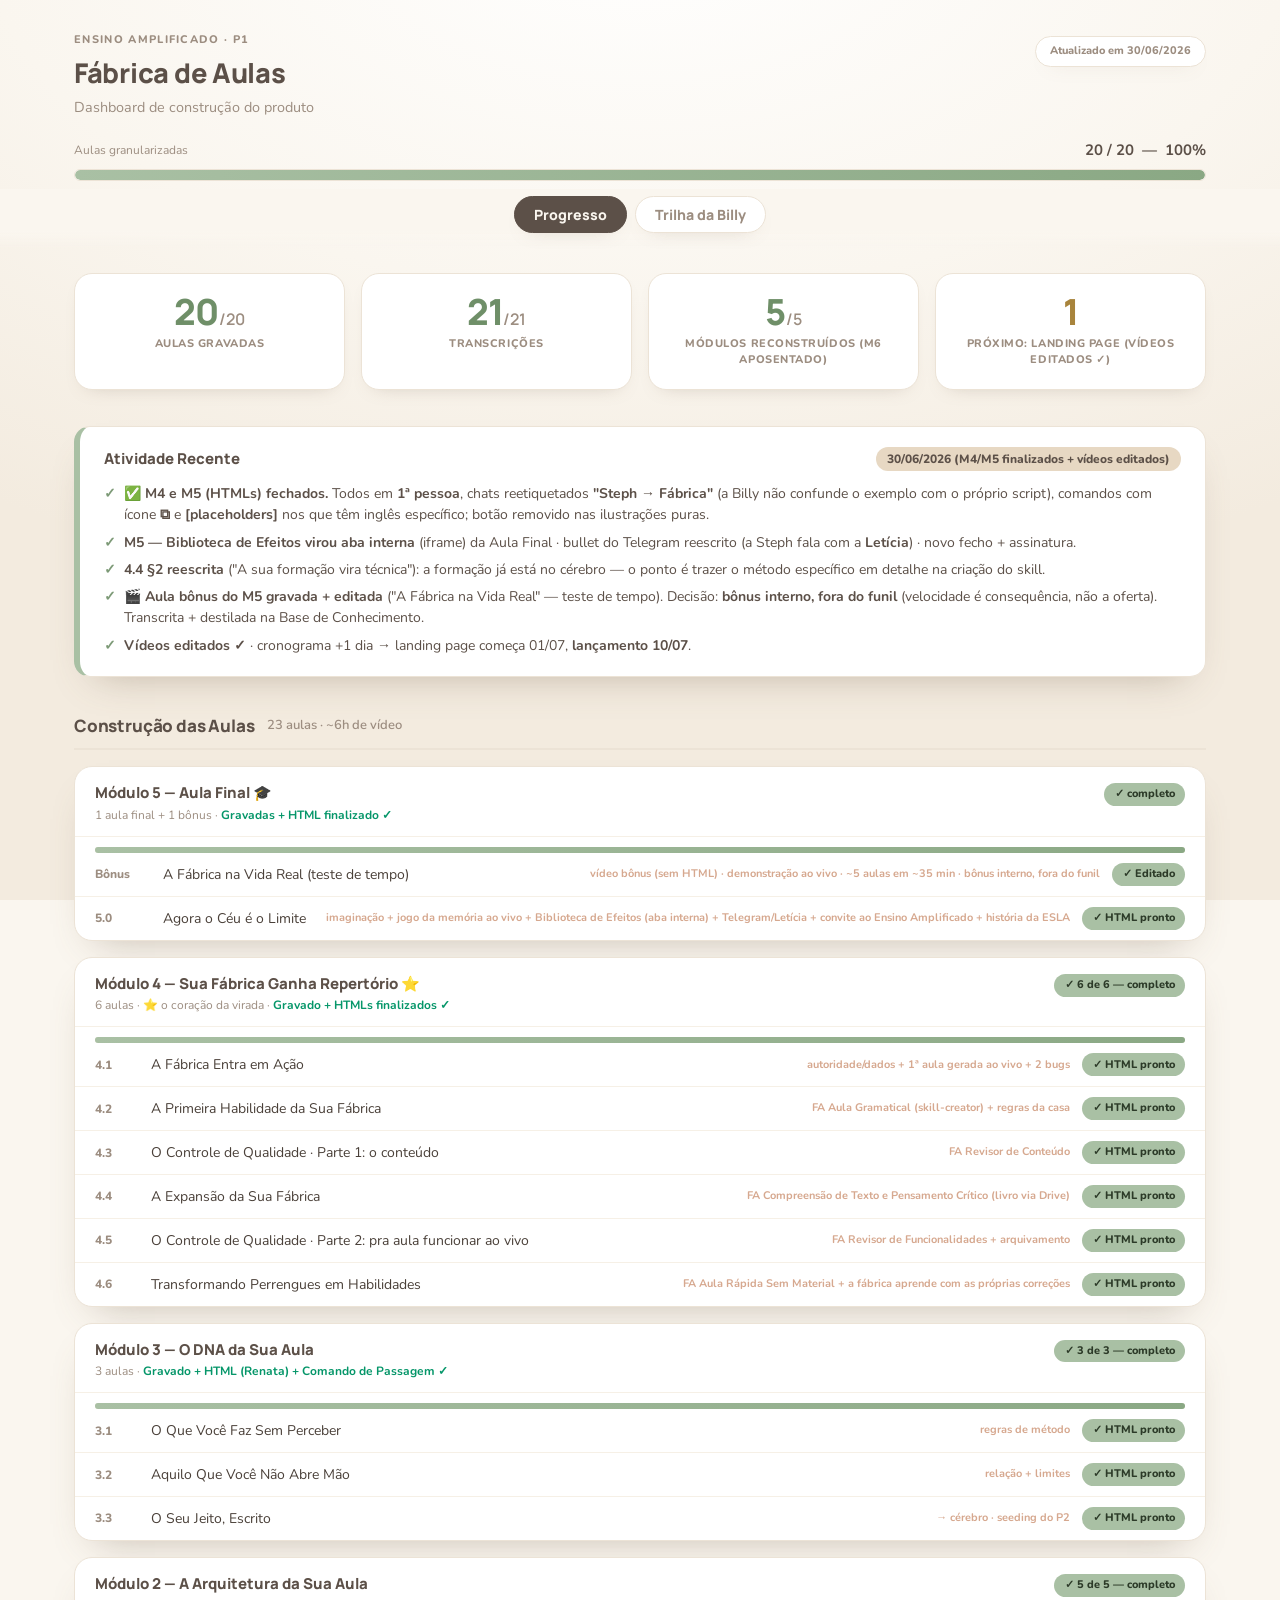
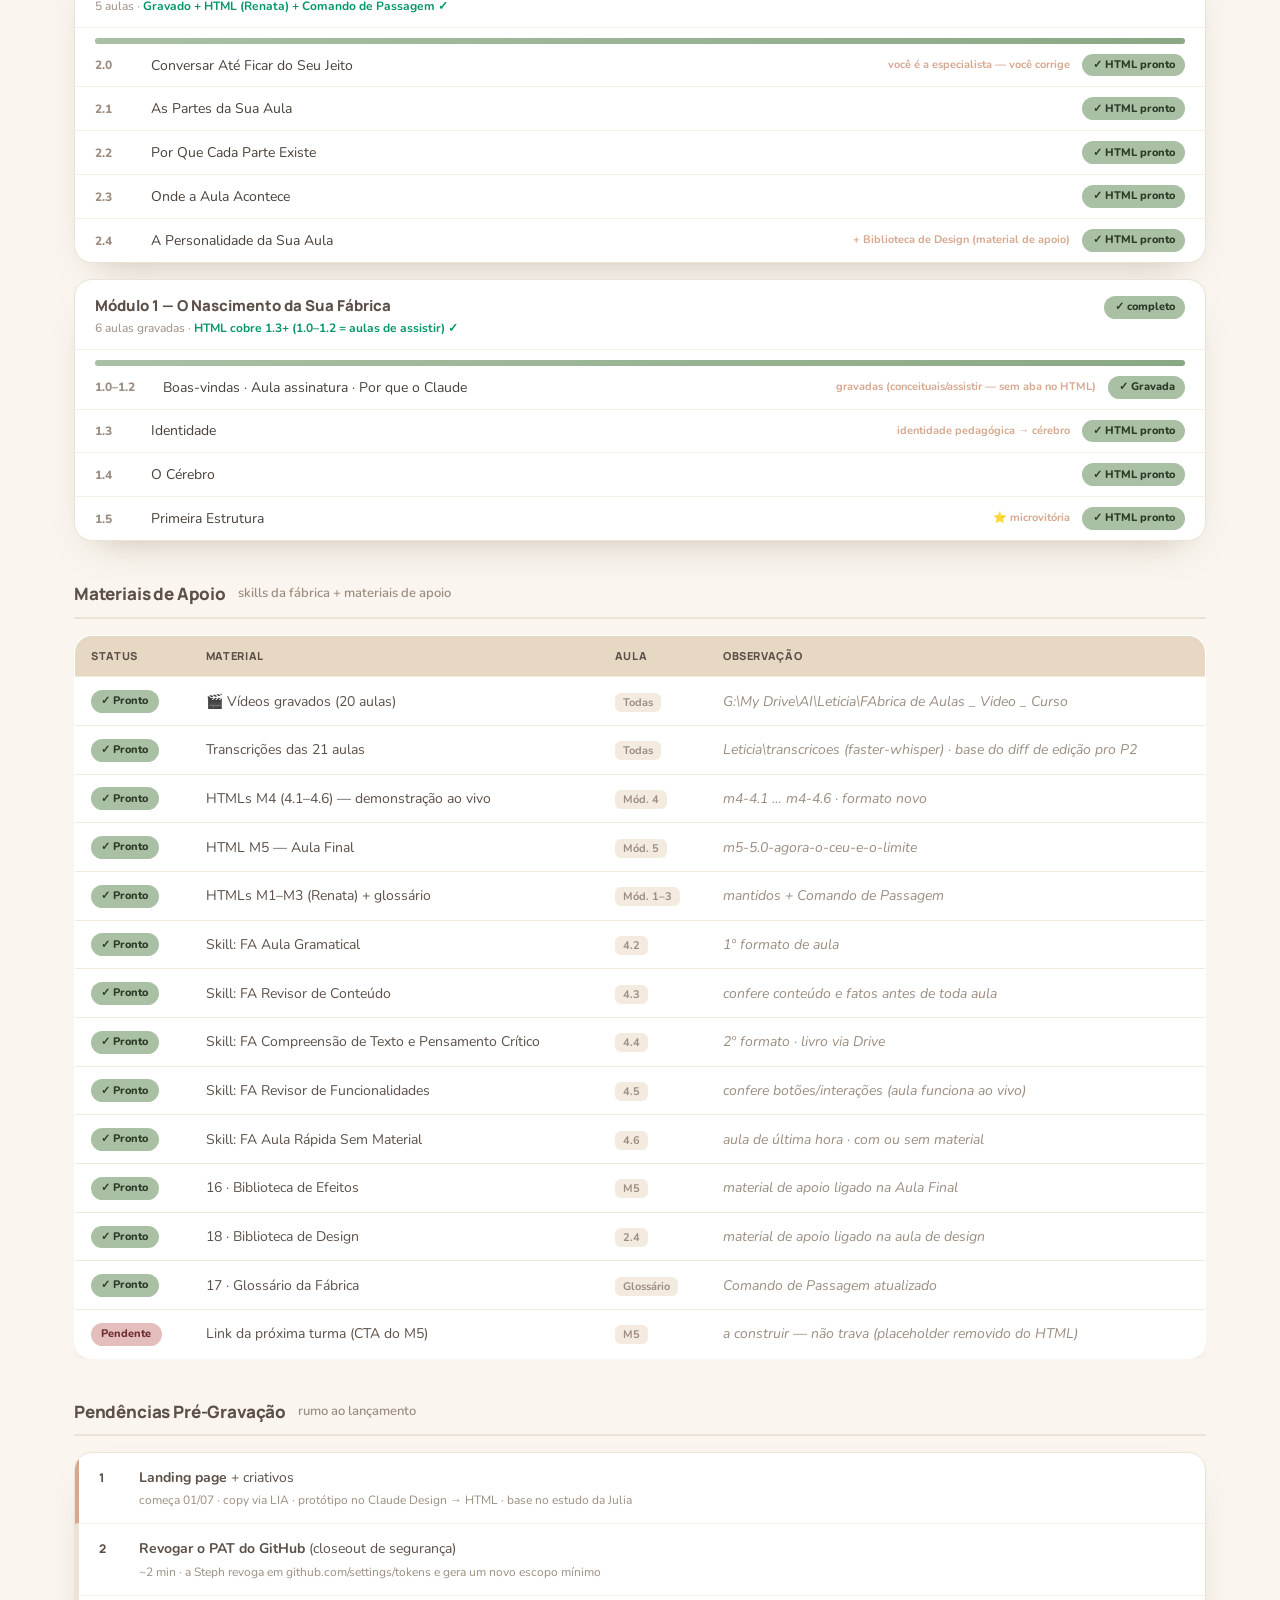
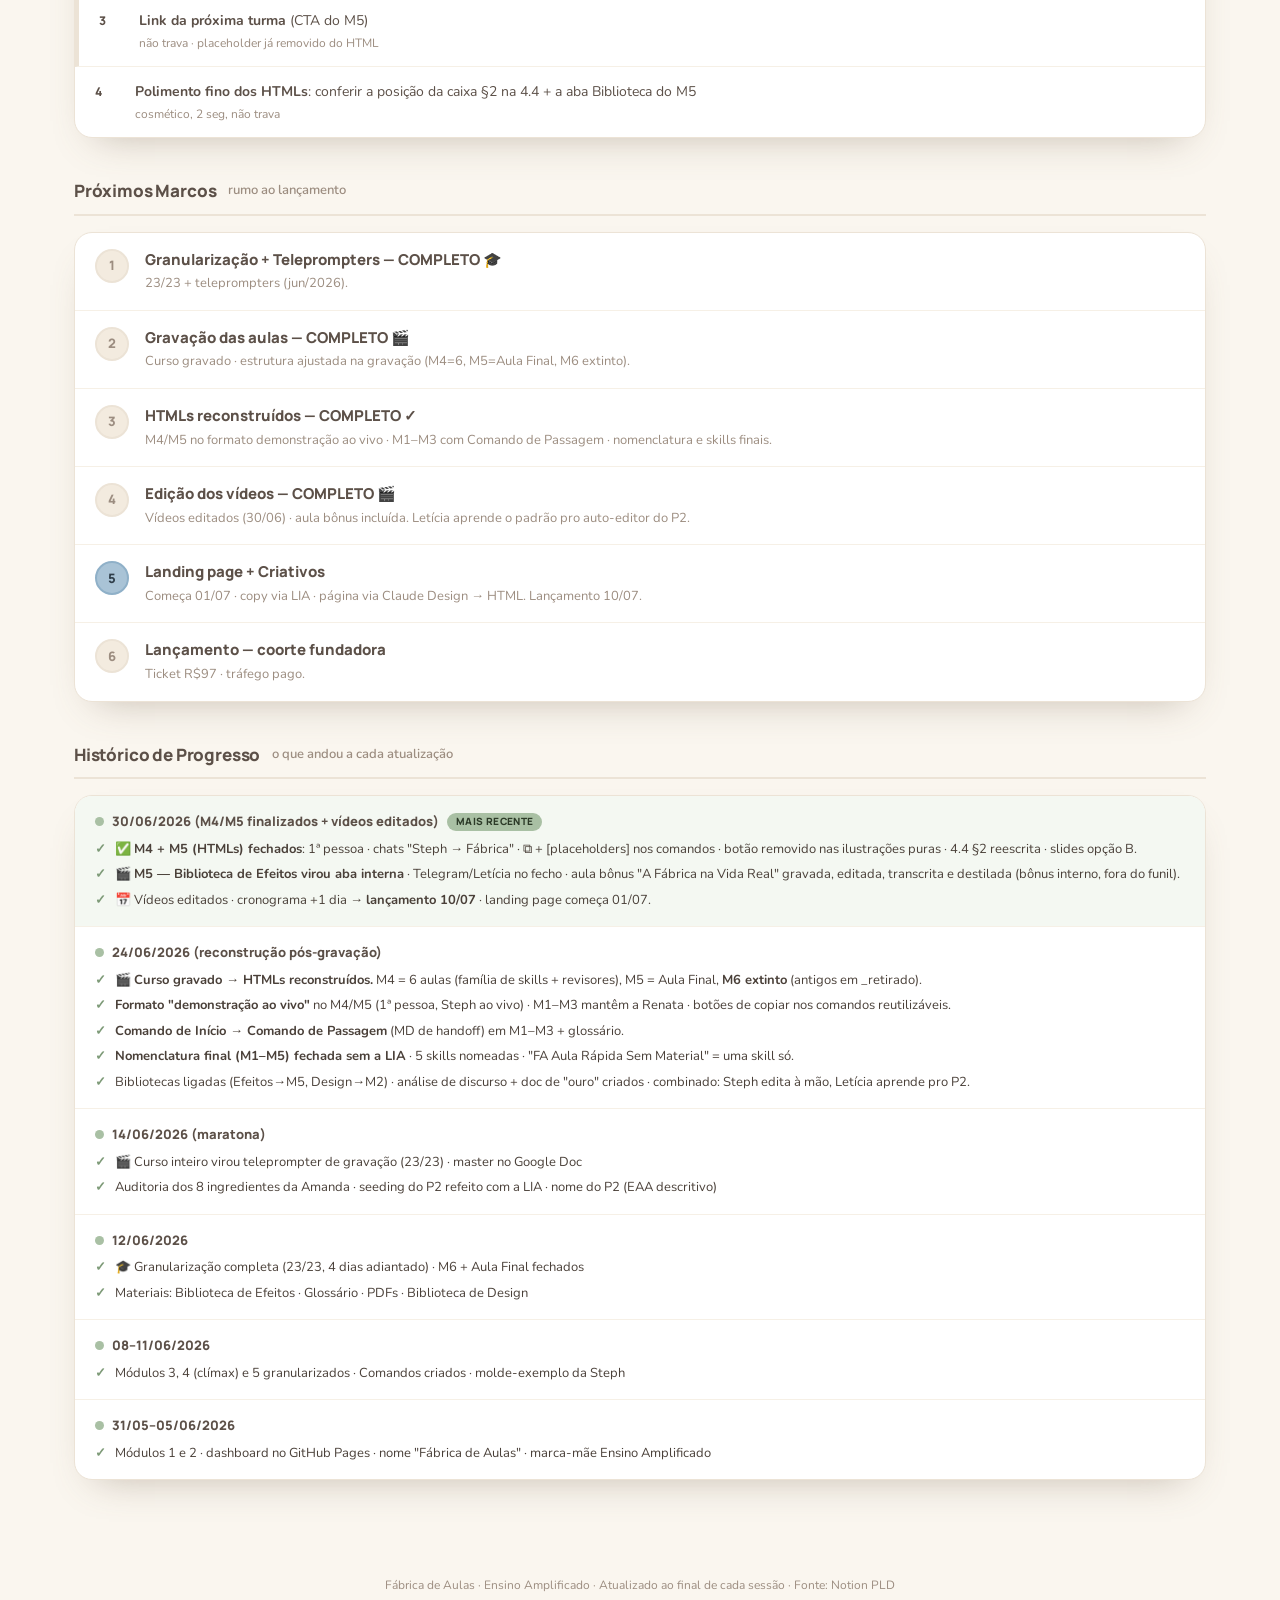
<file: dashboard-fabrica-p1.html>
<!DOCTYPE html>
<html lang="pt-BR">
<head>
<meta charset="UTF-8">
<meta name="viewport" content="width=device-width, initial-scale=1.0">
<title>Dashboard — Fábrica de Aulas P1</title>
<link rel="stylesheet" href="fontes.css">
<style>
/* Design: linguagem do painel do Ecossistema (Paleta 2026) com títulos em
   Manrope bold — mais firme, menos arredondado que a Fredoka.
   Este arquivo é SÓ design + renderização: o conteúdo vive em dados-p1a.js.
   Regenerar o dashboard = editar dados-p1a.js (decisão UX 10/06/2026). */
:root{
  --ivory:#FAF6EF; --sand:#E7D8C3; --sand-deep:#D8C3A6;
  --sage:#A9C0A4; --dusty:#A9C3D6; --lav:#CABFDB;
  --peach:#F0C6AC; --blush:#E4BEBD; --clay:#D6A88F; --butter:#EBD9A0;
  --ink:#5C5048; --ink-soft:#9c8d80; --line:#ECE3D6; --line-soft:#f6f0e6;
  --shadow:0 18px 38px -22px rgba(120,100,80,.45);
  --shadow-sm:0 8px 20px -14px rgba(120,100,80,.4);
}
*,*::before,*::after{box-sizing:border-box;margin:0;padding:0}
body{font-family:'Nunito',sans-serif;color:var(--ink);font-size:16px;line-height:1.5;min-height:100vh;
  background:radial-gradient(1200px 700px at 50% -10%, #fff 0%, var(--ivory) 55%, #f3ebdf 100%), var(--ivory);
  background-attachment:fixed}
.fred,.header-title,.section-title,.mod-name,.kpi-num,.tl-title,.hist-date,.dtab,.pend-num{font-family:'Manrope',sans-serif}

.header{max-width:1180px;margin:0 auto;padding:2rem 1.5rem 0.5rem;color:var(--ink)}
.header-top{display:flex;justify-content:space-between;align-items:flex-start;flex-wrap:wrap;gap:1rem;margin-bottom:1.25rem}
.header-brand{font-size:0.6875rem;font-weight:800;letter-spacing:0.12em;text-transform:uppercase;color:var(--ink-soft);margin-bottom:0.25rem}
.header-title{font-size:1.7rem;font-weight:800;letter-spacing:-0.01em}
.header-subtitle{font-size:0.9rem;color:var(--ink-soft);margin-top:0.25rem}
.header-badge{font-size:0.6875rem;font-weight:800;background:#fff;border:1px solid var(--line);color:var(--ink-soft);padding:0.375rem 0.875rem;border-radius:999px;white-space:nowrap;align-self:flex-start;margin-top:0.25rem;box-shadow:var(--shadow-sm)}
.progress-label{display:flex;justify-content:space-between;align-items:center;font-size:0.75rem;color:var(--ink-soft);margin-bottom:0.5rem}
.progress-label strong{font-size:0.9375rem;color:var(--ink)}
.progress-track{background:#fff;border:1px solid var(--line);border-radius:999px;height:12px;overflow:hidden}
.progress-fill{height:100%;border-radius:999px;background:linear-gradient(to right,var(--sage),#8aa884);transition:width 0.6s ease}
.recent{background:#fff;border:1px solid var(--line);border-left:6px solid var(--sage);border-radius:16px;padding:1.25rem 1.5rem;margin-bottom:2.25rem;box-shadow:var(--shadow)}
.recent-head{display:flex;align-items:center;justify-content:space-between;flex-wrap:wrap;gap:0.5rem;margin-bottom:0.75rem}
.recent-title{font-family:'Manrope',sans-serif;font-size:0.9375rem;font-weight:800;color:var(--ink);display:flex;align-items:center;gap:0.5rem}
.recent-date{font-size:0.75rem;font-weight:800;color:var(--ink);background:var(--sand);padding:0.2rem 0.7rem;border-radius:999px}
.recent-list{list-style:none;display:flex;flex-direction:column;gap:0.4rem}
.recent-list li{font-size:0.875rem;color:var(--ink);padding-left:1.25rem;position:relative}
.recent-list li::before{content:"✓";position:absolute;left:0;color:#7d9a77;font-weight:800}

.main{max-width:1180px;margin:0 auto;padding:1.5rem 1.5rem 2rem}

.kpi-grid{display:grid;grid-template-columns:repeat(auto-fit,minmax(160px,1fr));gap:1rem;margin-bottom:2.25rem}
.kpi-card{background:#fff;border:1px solid var(--line);border-radius:18px;padding:1.25rem 1rem;text-align:center;box-shadow:var(--shadow-sm)}
.kpi-num{font-size:2.25rem;font-weight:800;line-height:1;letter-spacing:-0.02em}
.kpi-denom{font-size:1rem;font-weight:600;color:var(--ink-soft);letter-spacing:0}
.kpi-label{font-size:0.6875rem;color:var(--ink-soft);margin-top:0.375rem;font-weight:800;text-transform:uppercase;letter-spacing:0.05em}
.kpi-card.c-green .kpi-num{color:#6f8f68}
.kpi-card.c-amber .kpi-num{color:#a8843c}
.kpi-card.c-red .kpi-num{color:#b06262}

.section{margin-bottom:2.5rem}
.section-header{display:flex;align-items:center;gap:0.75rem;margin-bottom:1rem;padding-bottom:0.625rem;border-bottom:2px solid var(--line)}
.section-title{font-size:1.0625rem;font-weight:800;color:var(--ink);letter-spacing:-0.01em}
.section-sub{font-size:0.8125rem;color:var(--ink-soft);font-weight:600}

.module-grid{display:grid;gap:1rem}
.mod-card{background:#fff;border:1px solid var(--line);border-radius:18px;overflow:hidden;box-shadow:var(--shadow)}
.mod-head{padding:1rem 1.25rem 0.75rem;display:flex;align-items:flex-start;justify-content:space-between;gap:0.75rem;flex-wrap:wrap;border-bottom:1px solid var(--line-soft)}
.mod-name{font-weight:800;font-size:0.9375rem;color:var(--ink);line-height:1.3}
.mod-meta{font-size:0.75rem;color:var(--ink-soft);margin-top:0.2rem}
.mod-bar-wrap{padding:0.625rem 1.25rem 0}
.mod-bar-track{background:#f3ebdf;border-radius:999px;height:6px}
.mod-bar-fill{height:6px;border-radius:999px}
.fill-green{background:linear-gradient(90deg,var(--sage),#8aa884)}
.fill-amber{background:linear-gradient(90deg,var(--butter),#d9c47e)}
.fill-zero{background:#e9e0d2}
.aula-row{display:flex;align-items:center;gap:0.75rem;padding:0.625rem 1.25rem;border-bottom:1px solid var(--line-soft);flex-wrap:wrap}
.aula-row:last-child{border-bottom:none}
.aula-row.climax-row{background:#fdf3ec}
.aula-row.elim{opacity:0.55}
.aula-code{font-size:0.75rem;font-weight:800;color:var(--ink-soft);min-width:2.75rem;flex-shrink:0}
.aula-code.largo{min-width:3.5rem}
.aula-title{font-size:0.875rem;color:#4a4039;flex:1;min-width:140px}
.aula-title.strike{text-decoration:line-through;color:var(--ink-soft)}
.aula-note{font-size:0.6875rem;color:var(--clay);font-weight:700}

.pill{display:inline-flex;align-items:center;gap:0.2rem;font-size:0.6875rem;font-weight:800;padding:0.2rem 0.65rem;border-radius:999px;white-space:nowrap;flex-shrink:0}
.p-done{background:var(--sage);color:#2c3a28}
.p-wait{background:var(--butter);color:#6b5a1f}
.p-miss{background:var(--blush);color:#6e2f2f}
.p-macro{background:var(--lav);color:#473a5c}
.p-climax{background:var(--peach);color:#6b4329}
.p-lia{background:var(--dusty);color:#2f3e4a}
.p-elim{background:#f3ebdf;color:var(--ink-soft)}

.mat-wrap{overflow-x:auto;-webkit-overflow-scrolling:touch}
.mat-table{width:100%;border-collapse:collapse;background:#fff;border:1px solid var(--line);border-radius:18px;overflow:hidden;box-shadow:var(--shadow-sm)}
.mat-table th{background:var(--sand);font-size:0.6875rem;font-weight:800;color:var(--ink);text-transform:uppercase;letter-spacing:0.06em;padding:0.75rem 1rem;text-align:left;font-family:'Manrope',sans-serif}
.mat-table td{padding:0.75rem 1rem;font-size:0.875rem;border-top:1px solid #f3ebdf;vertical-align:middle}
.mat-aula-tag{font-size:0.6875rem;color:var(--ink-soft);background:#f3ebdf;padding:0.125rem 0.5rem;border-radius:6px;font-weight:700}
.mat-obs{font-size:0.75rem;color:var(--ink-soft);font-style:italic}

.pend-list{background:#fff;border:1px solid var(--line);border-radius:18px;overflow:hidden;box-shadow:var(--shadow)}
.pend-item{display:flex;align-items:flex-start;gap:1rem;padding:0.875rem 1.25rem;border-bottom:1px solid var(--line-soft)}
.pend-item:last-child{border-bottom:none}
.pend-item.p-crit{border-left:4px solid #c98a88}
.pend-item.p-high{border-left:4px solid var(--clay)}
.pend-item.p-norm{border-left:4px solid var(--line)}
.pend-num{font-size:0.75rem;font-weight:800;color:var(--ink);min-width:1.5rem;padding-top:0.125rem}
.pend-body{flex:1}
.pend-text{font-size:0.875rem;color:var(--ink)}
.pend-sub{font-size:0.75rem;color:var(--ink-soft);margin-top:0.2rem}

.timeline{background:#fff;border:1px solid var(--line);border-radius:18px;overflow:hidden;box-shadow:var(--shadow)}
.tl-item{display:flex;align-items:flex-start;gap:1rem;padding:1rem 1.25rem;border-bottom:1px solid var(--line-soft)}
.tl-item:last-child{border-bottom:none}
.tl-dot{width:34px;height:34px;border-radius:50%;display:flex;align-items:center;justify-content:center;font-size:0.8125rem;font-weight:800;flex-shrink:0;font-family:'Manrope',sans-serif}
.dot-active{background:var(--dusty);color:#2f3e4a;border:2px solid #8fb0c8}
.dot-pend{background:#f3ebdf;color:var(--ink-soft);border:2px solid var(--line)}
.tl-body{flex:1}
.tl-title{font-weight:800;font-size:0.9375rem;color:var(--ink)}
.tl-desc{font-size:0.8125rem;color:var(--ink-soft);margin-top:0.2rem}

.history{background:#fff;border:1px solid var(--line);border-radius:18px;overflow:hidden;box-shadow:var(--shadow)}
.hist-entry{padding:1rem 1.25rem;border-bottom:1px solid var(--line-soft)}
.hist-entry:last-child{border-bottom:none}
.hist-entry.latest{background:#f4f8f2}
.hist-date{font-size:0.8125rem;font-weight:800;color:var(--ink);margin-bottom:0.5rem;display:flex;align-items:center;gap:0.5rem}
.hist-date::before{content:"";width:9px;height:9px;border-radius:50%;background:var(--sage);flex-shrink:0}
.hist-tag{font-size:0.625rem;font-weight:800;color:#2c3a28;background:var(--sage);padding:0.1rem 0.55rem;border-radius:999px;text-transform:uppercase;letter-spacing:0.04em}
.hist-list{list-style:none;display:flex;flex-direction:column;gap:0.375rem}
.hist-list li{font-size:0.8125rem;color:#4a4039;padding-left:1.25rem;position:relative}
.hist-list li::before{content:"✓";position:absolute;left:0;color:#7d9a77;font-weight:800}

.footer{text-align:center;padding:1.5rem 1rem 2.5rem;font-size:0.75rem;color:var(--ink-soft)}

.dash-tabs{display:flex;gap:.5rem;justify-content:center;padding:.4rem 1rem 1rem;flex-wrap:wrap;position:sticky;top:0;z-index:20;
  background:linear-gradient(var(--ivory),var(--ivory) 70%,rgba(250,246,239,0))}
.dtab{background:#fff;color:var(--ink-soft);border:1px solid var(--line);border-radius:999px;padding:.5rem 1.2rem;font-size:.88rem;font-weight:800;cursor:pointer;box-shadow:var(--shadow-sm);transition:.15s}
.dtab:hover{color:var(--ink);transform:translateY(-1px)}
.dtab.active{background:var(--ink);color:var(--ivory);border-color:var(--ink)}
.view{display:none}
.view.active{display:block}

@media(min-width:900px){.module-grid{grid-template-columns:repeat(2,1fr)}.mod-span-full{grid-column:1/-1}}
@media(max-width:600px){
  .header{padding:1.25rem 1rem 0.5rem}.header-title{font-size:1.25rem}
  .main{padding:1.25rem 1rem}.kpi-grid{grid-template-columns:repeat(2,1fr)}
  .kpi-num{font-size:1.75rem}.aula-title{font-size:0.8125rem}
  .mat-table th,.mat-table td{padding:0.625rem 0.75rem;font-size:0.8125rem}
}
</style>
</head>
<body>

<div class="header">
  <div class="header-top">
    <div>
      <div class="header-brand">Ensino Amplificado · P1</div>
      <div class="header-title">Fábrica de Aulas</div>
      <div class="header-subtitle">Dashboard de construção do produto</div>
    </div>
    <div class="header-badge" id="hdr-badge"></div>
  </div>
  <div>
    <div class="progress-label">
      <span>Aulas granularizadas</span>
      <strong id="hdr-prog"></strong>
    </div>
    <div class="progress-track"><div class="progress-fill" id="hdr-fill"></div></div>
  </div>
</div>

<div class="dash-tabs">
  <button class="dtab active" data-view="progresso">Progresso</button>
  <button class="dtab" data-view="trilha">Trilha da Billy</button>
</div>

<div class="main view active" id="view-progresso">

  <div class="kpi-grid" id="kpis"></div>

  <div class="recent" id="recente"></div>

  <div class="section">
    <div class="section-header">
      <div class="section-title">Construção das Aulas</div>
      <div class="section-sub">23 aulas · ~6h de vídeo</div>
    </div>
    <!-- Convenção (Steph, 10/06): pendentes no topo; concluídos abaixo,
         do mais recente pro mais antigo — mesma lógica do Histórico. -->
    <div class="module-grid" id="modulos"></div>
  </div>

  <div class="section">
    <div class="section-header">
      <div class="section-title">Materiais de Apoio</div>
      <div class="section-sub" id="materiais-sub"></div>
    </div>
    <div class="mat-wrap">
      <table class="mat-table">
        <thead><tr><th>Status</th><th>Material</th><th>Aula</th><th>Observação</th></tr></thead>
        <tbody id="materiais"></tbody>
      </table>
    </div>
  </div>

  <div class="section">
    <div class="section-header">
      <div class="section-title">Pendências Pré-Gravação</div>
      <div class="section-sub" id="pend-sub"></div>
    </div>
    <div class="pend-list" id="pendencias"></div>
  </div>

  <div class="section">
    <div class="section-header"><div class="section-title">Próximos Marcos</div><div class="section-sub" id="marcos-sub"></div></div>
    <div class="timeline" id="marcos"></div>
  </div>

  <div class="section">
    <div class="section-header">
      <div class="section-title">Histórico de Progresso</div>
      <div class="section-sub">o que andou a cada atualização</div>
    </div>
    <div class="history" id="historico"></div>
  </div>

</div>

<div class="view" id="view-trilha">
  <iframe src="jornada-billy.html?v=20260610" title="Trilha da Billy — Fábrica de Aulas" style="width:100%;height:1150px;border:none;display:block"></iframe>
</div>

<div class="footer">
  Fábrica de Aulas · Ensino Amplificado · Atualizado ao final de cada sessão · Fonte: Notion PLD
</div>

<script>
// carrega os DADOS com ?v= pra furar o cache (sempre a versão atual do disco)
document.write('<script src="dados-p1a.js?v=' + Date.now() + '"><\/script>');
</script>
<script>
(function(){
  const D = window.P1A;

  // cabeçalho
  document.getElementById("hdr-badge").textContent = "Atualizado em " + D.atualizado;
  const pct = (D.progresso.n / D.progresso.de * 100);
  const pctTxt = pct.toFixed(1).replace(".", ",").replace(",0", "");
  document.getElementById("hdr-prog").innerHTML = `${D.progresso.n} / ${D.progresso.de} &nbsp;—&nbsp; ${pctTxt}%`;
  document.getElementById("hdr-fill").style.width = pct.toFixed(1) + "%";

  // KPIs
  document.getElementById("kpis").innerHTML = D.kpis.map(k => `
    <div class="kpi-card ${k.cor}">
      <div class="kpi-num">${k.n}${k.de ? `<span class="kpi-denom">/${k.de}</span>` : ""}</div>
      <div class="kpi-label">${k.label}</div>
    </div>`).join("");

  // atividade recente
  document.getElementById("recente").innerHTML = `
    <div class="recent-head">
      <div class="recent-title">Atividade Recente</div>
      <div class="recent-date">${D.recente.data}</div>
    </div>
    <ul class="recent-list">${D.recente.itens.map(i => `<li>${i}</li>`).join("")}</ul>`;

  // módulos
  document.getElementById("modulos").innerHTML = D.modulos.map(m => `
    <div class="mod-card mod-span-full">
      <div class="mod-head">
        <div>
          <div class="mod-name">${m.nome}</div>
          <div class="mod-meta">${m.meta}</div>
        </div>
        <span class="pill ${m.pill.classe}">${m.pill.txt}</span>
      </div>
      <div class="mod-bar-wrap"><div class="mod-bar-track"><div class="mod-bar-fill ${m.barra.classe}" style="width:${m.barra.pct}%"></div></div></div>
      <div>${m.aulas.map(a => `
        <div class="aula-row${a.climax ? " climax-row" : ""}${a.eliminada ? " elim" : ""}">
          <span class="aula-code${a.codeLargo ? " largo" : ""}">${a.code}</span>
          <span class="aula-title${a.eliminada ? " strike" : ""}">${a.titulo}</span>
          ${a.nota ? `<span class="aula-note">${a.nota}</span>` : ""}
          <span class="pill ${a.pill.classe}">${a.pill.txt}</span>
        </div>`).join("")}
      </div>
    </div>`).join("");

  // materiais
  document.getElementById("materiais-sub").textContent = D.materiaisSub;
  document.getElementById("materiais").innerHTML = D.materiais.map(m => `
    <tr>
      <td><span class="pill ${m.status === "done" ? "p-done" : "p-miss"}">${m.status === "done" ? "✓ Pronto" : "Pendente"}</span></td>
      <td>${m.nome}</td>
      <td><span class="mat-aula-tag">${m.aula}</span></td>
      <td class="mat-obs">${m.obs}</td>
    </tr>`).join("");

  // pendências
  document.getElementById("pend-sub").textContent = D.pendenciasSub;
  document.getElementById("pendencias").innerHTML = D.pendencias.map((p, i) => `
    <div class="pend-item p-${p.nivel}">
      <div class="pend-num">${i + 1}</div>
      <div class="pend-body">
        <div class="pend-text">${p.texto}</div>
        <div class="pend-sub">${p.sub}</div>
      </div>
    </div>`).join("");

  // marcos
  document.getElementById("marcos-sub").textContent = D.marcosSub;
  document.getElementById("marcos").innerHTML = D.marcos.map((m, i) => `
    <div class="tl-item">
      <div class="tl-dot ${m.ativo ? "dot-active" : "dot-pend"}">${i + 1}</div>
      <div class="tl-body">
        <div class="tl-title">${m.titulo}</div>
        <div class="tl-desc">${m.desc}</div>
      </div>
    </div>`).join("");

  // histórico (acumulativo — entradas novas entram no topo de dados-p1a.js)
  document.getElementById("historico").innerHTML = D.historico.map(h => `
    <div class="hist-entry${h.latest ? " latest" : ""}">
      <div class="hist-date">${h.data}${h.latest ? ' <span class="hist-tag">mais recente</span>' : ""}</div>
      <ul class="hist-list">${h.itens.map(i => `<li>${i}</li>`).join("")}</ul>
    </div>`).join("");
})();
</script>
<script>
document.querySelectorAll('.dtab').forEach(function(t){
  t.addEventListener('click',function(){
    document.querySelectorAll('.dtab').forEach(function(x){x.classList.remove('active')});
    document.querySelectorAll('.view').forEach(function(x){x.classList.remove('active')});
    t.classList.add('active');
    document.getElementById('view-'+t.dataset.view).classList.add('active');
    window.scrollTo({top:0,behavior:'smooth'});
  });
});
</script>

</body>
</html>
</file>
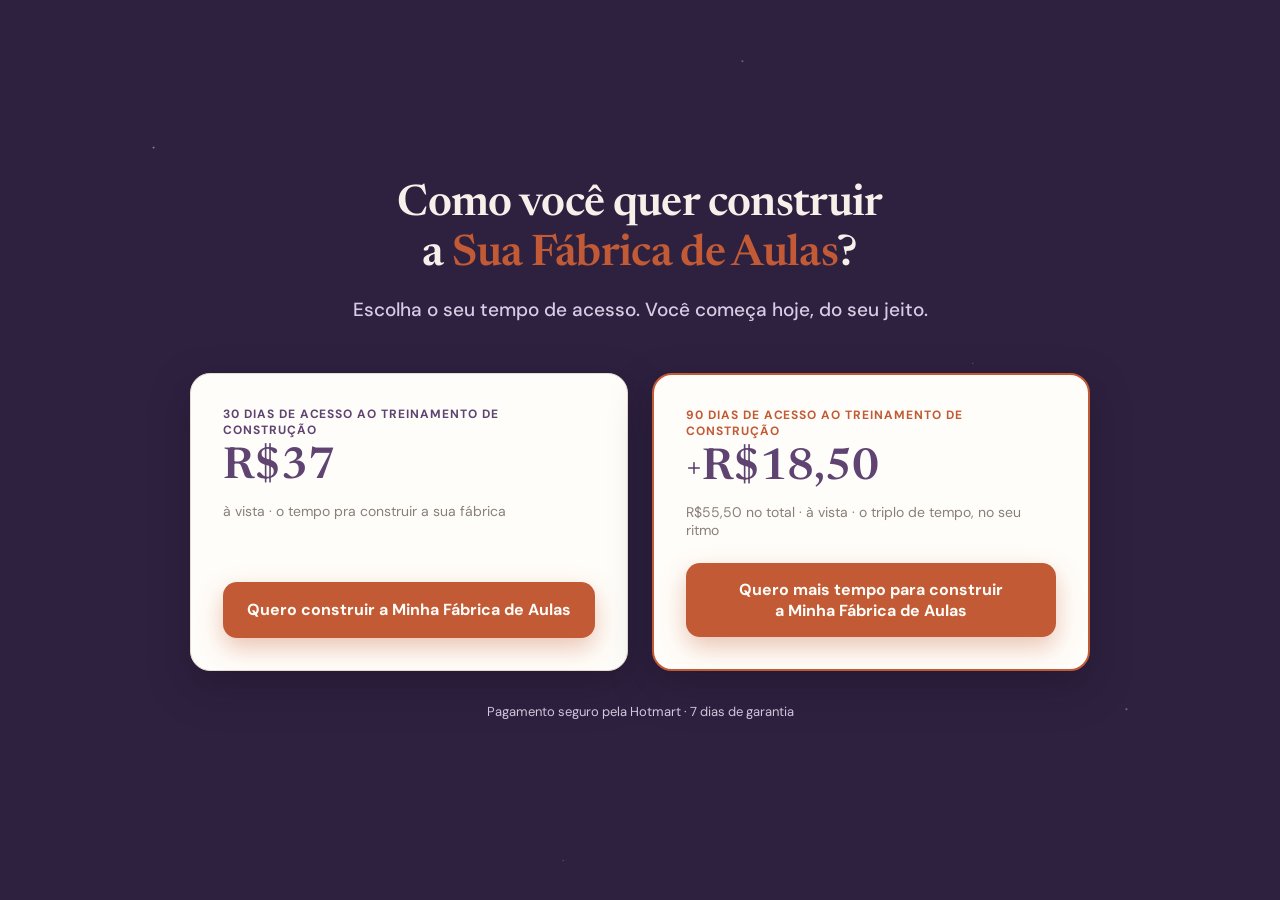
<file: escolha.html>
<!DOCTYPE html>
<html lang="pt-BR">
<head>
<meta charset="utf-8">
<meta name="viewport" content="width=device-width, initial-scale=1">
<title>Como você quer construir a Minha Fábrica de Aulas?</title>
<link rel="preconnect" href="https://fonts.googleapis.com">
<link rel="preconnect" href="https://fonts.gstatic.com" crossorigin>
<link rel="stylesheet" href="https://fonts.googleapis.com/css2?family=Newsreader:ital,wght@0,500;0,600;1,500&family=DM+Sans:wght@400;500;700&display=swap">
<style>
  *{box-sizing:border-box}
  html,body{margin:0;background:#2E2140;color:#2B2426;font-family:'DM Sans',sans-serif}
  .cta{transition:all .2s ease-out}
  .cta:hover{background:#A84A28 !important;transform:translateY(-2px)}
  .cta:active{transform:scale(.98)}
  @media (prefers-reduced-motion: reduce){*{animation:none !important}}
</style>
</head>
<body>
<section style="position:relative;overflow:hidden;background:#2E2140;color:#F6F0EA;min-height:100vh;display:flex;align-items:center;padding:clamp(48px,8vw,96px) clamp(20px,4vw,32px)">
  <div aria-hidden="true" style="position:absolute;inset:-10% 0;background-image:radial-gradient(1.5px 1.5px at 12% 22%,rgba(246,240,234,.5),transparent),radial-gradient(1px 1px at 32% 68%,rgba(246,240,234,.35),transparent),radial-gradient(1.5px 1.5px at 58% 14%,rgba(246,240,234,.4),transparent),radial-gradient(1px 1px at 76% 42%,rgba(246,240,234,.3),transparent),radial-gradient(1.5px 1.5px at 88% 74%,rgba(246,240,234,.45),transparent),radial-gradient(1px 1px at 44% 88%,rgba(246,240,234,.3),transparent),radial-gradient(1px 1px at 68% 58%,rgba(246,240,234,.35),transparent),radial-gradient(1px 1px at 20% 50%,rgba(246,240,234,.3),transparent)"></div>

  <div style="position:relative;z-index:3;max-width:900px;margin:0 auto;width:100%">
    <div style="text-align:center;margin-bottom:clamp(32px,5vw,48px)">
      <h1 style="font:600 clamp(28px,3.4vw,44px)/1.15 'Newsreader',serif;letter-spacing:-.015em;margin:0 0 16px;text-wrap:balance">Como você quer construir a <span style="color:#C25B35">Sua Fábrica de Aulas</span>?</h1>
      <p style="font:500 clamp(16px,1.6vw,19px)/1.5 'DM Sans',sans-serif;color:#D8CCE4;margin:0">Escolha o seu tempo de acesso. Você começa hoje, do seu jeito.</p>
    </div>

    <div style="display:grid;grid-template-columns:repeat(auto-fit,minmax(280px,1fr));gap:24px">
      <div style="position:relative;padding:clamp(24px,3vw,32px);border-radius:20px;background:#FFFDF9;border:1px solid #E5DBCE;box-shadow:0 16px 40px rgba(20,14,28,.35);display:flex;flex-direction:column">
        <p style="margin:0 0 8px;font:700 12px 'DM Sans',sans-serif;letter-spacing:.08em;text-transform:uppercase;color:#5F4472">30 dias de acesso ao treinamento de construção</p>
        <p style="margin:0 0 12px;font:600 44px/1 'Newsreader',serif;color:#5F4472">R$37</p>
        <p style="margin:0 0 24px;font-size:14px;color:#8A7F78">à vista · o tempo pra construir a sua fábrica</p>
        <a class="cta" href="https://pay.hotmart.com/Q106745716X?off=vbya1u8h" style="margin-top:auto;display:flex;align-items:center;justify-content:center;min-height:56px;padding:16px 24px;border-radius:14px;background:#C25B35;color:#FFFDF9;font:700 16px 'DM Sans',sans-serif;text-decoration:none;text-align:center;box-shadow:0 10px 24px rgba(194,91,53,.35)">Quero construir a Minha Fábrica de Aulas</a>
      </div>

      <div style="position:relative;padding:clamp(24px,3vw,32px);border-radius:20px;background:#FFFDF9;border:2px solid #C25B35;box-shadow:0 16px 40px rgba(20,14,28,.35);display:flex;flex-direction:column">
        <p style="margin:0 0 8px;font:700 12px 'DM Sans',sans-serif;letter-spacing:.08em;text-transform:uppercase;color:#C25B35">90 dias de acesso ao treinamento de construção</p>
        <p style="margin:0 0 12px;font:600 44px/1 'Newsreader',serif;color:#5F4472"><span style="display:inline-block;font-size:0.7em;transform:translateY(-4px)">+</span>R$18,50</p>
        <p style="margin:0 0 24px;font-size:14px;color:#8A7F78">R$55,50 no total · à vista · o triplo de tempo, no seu ritmo</p>
        <a class="cta" href="https://pay.hotmart.com/Q106745716X?off=t6i22jrt" style="margin-top:auto;display:flex;flex-direction:column;align-items:center;justify-content:center;text-align:center;min-height:56px;padding:16px 24px;border-radius:14px;background:#C25B35;color:#FFFDF9;font:700 16px 'DM Sans',sans-serif;text-decoration:none;box-shadow:0 10px 24px rgba(194,91,53,.35)">Quero mais tempo para construir<br>a Minha Fábrica de Aulas</a>
      </div>
    </div>

    <p style="text-align:center;margin:32px 0 0;font-size:13px;color:#D8CCE4">Pagamento seguro pela Hotmart · 7 dias de garantia</p>
  </div>
</section>
</body>
</html>
</file>
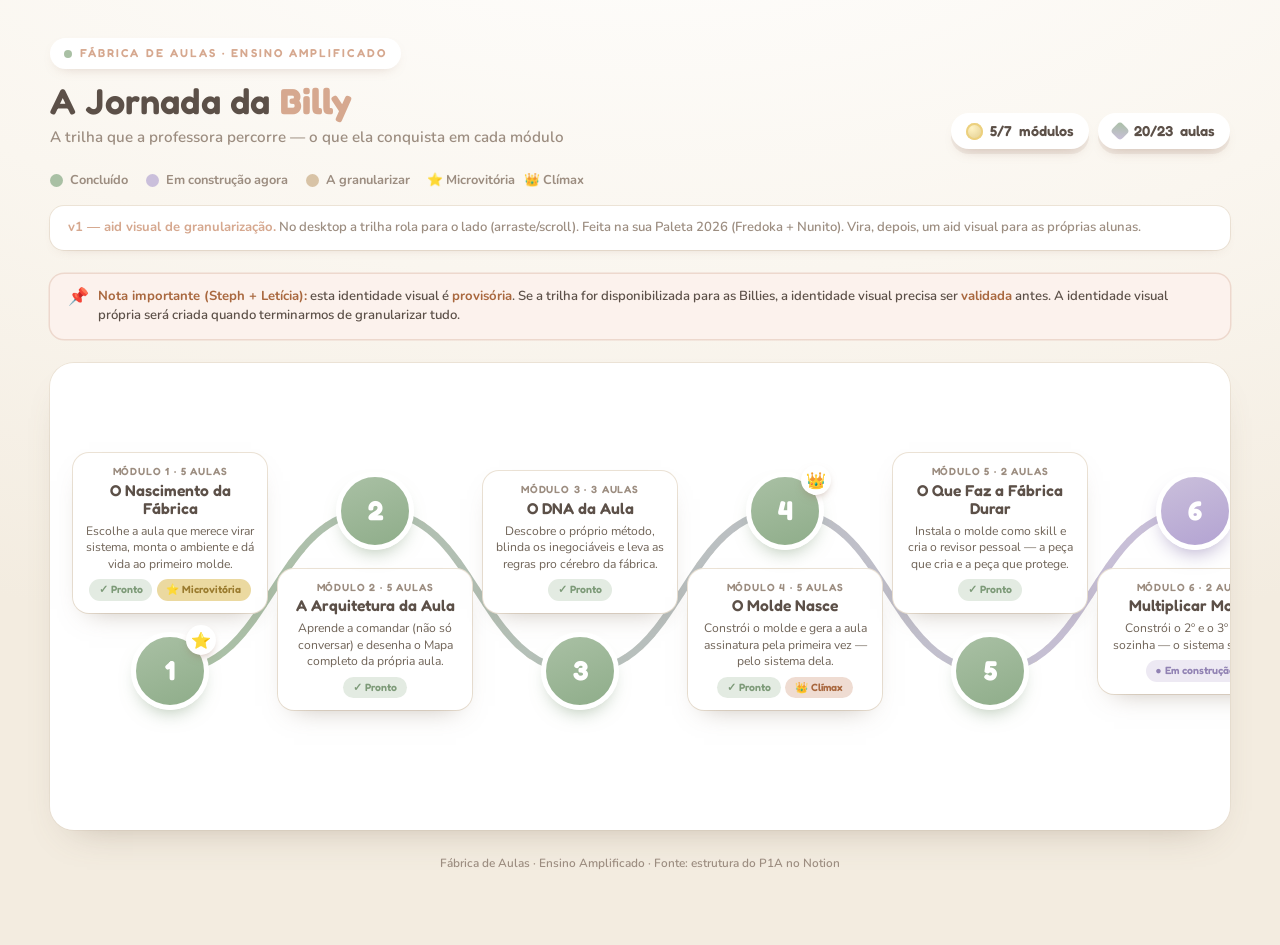
<file: jornada-billy.html>
<!DOCTYPE html>
<html lang="pt-BR">
<head>
<meta charset="UTF-8">
<meta name="viewport" content="width=device-width, initial-scale=1.0">
<title>A Jornada da Billy — Fábrica de Aulas</title>
<link rel="stylesheet" href="fontes.css">
<style>
:root{
  --ivory:#FAF6EF; --sand:#E7D8C3; --sand-deep:#D8C3A6;
  --sage:#A9C0A4; --sage-deep:#7d9a78;
  --dusty:#A9C3D6; --lav:#CABFDB; --lav-deep:#9182b3;
  --peach:#F0C6AC; --blush:#E4BEBD; --clay:#D6A88F; --butter:#EBD9A0;
  --ink:#5C5048; --ink-soft:#9c8d80; --line:#ECE3D6;
}
*{box-sizing:border-box;margin:0;padding:0}
body{
  background:radial-gradient(130% 90% at 50% -20%, #fff 0%, var(--ivory) 55%, #f3ece0 100%);
  font-family:'Nunito',sans-serif;color:var(--ink);min-height:100vh;
  padding:38px 28px 72px;line-height:1.5;
}
.wrap{max-width:1180px;margin:0 auto}

/* ── HEADER ── */
.head{display:flex;justify-content:space-between;align-items:flex-end;gap:22px;flex-wrap:wrap;margin-bottom:22px}
.kicker{display:inline-flex;align-items:center;gap:8px;font-family:'Fredoka';font-weight:600;
  font-size:.72rem;letter-spacing:.18em;text-transform:uppercase;color:var(--clay);
  background:#fff;border-radius:999px;padding:7px 14px;margin-bottom:13px;
  box-shadow:0 5px 14px -8px rgba(150,110,90,.4)}
.kicker .dot{width:8px;height:8px;border-radius:50%;background:var(--sage)}
.title h1{font-family:'Fredoka';font-weight:600;font-size:2.25rem;line-height:1.05;letter-spacing:.2px}
.title h1 b{color:var(--clay);font-weight:700}
.title p{color:var(--ink-soft);font-weight:600;font-size:.95rem;margin-top:6px}

.hud{display:flex;gap:9px;flex-wrap:wrap}
.stat{display:flex;align-items:center;gap:7px;background:#fff;border-radius:999px;padding:7px 15px;
  font-family:'Fredoka';font-weight:600;font-size:.9rem;color:var(--ink);
  box-shadow:0 5px 0 rgba(150,110,90,.10),0 8px 14px -8px rgba(150,110,90,.4)}
.coin{width:17px;height:17px;border-radius:50%;
  background:radial-gradient(circle at 35% 30%,#fff3c4,var(--butter) 60%,#f0c860);box-shadow:0 0 0 2px #ecd07e inset}
.gem{width:14px;height:14px;border-radius:4px;transform:rotate(45deg);background:linear-gradient(140deg,var(--sage),var(--lav))}

/* ── LEGENDA / NOTA ── */
.legenda{display:flex;gap:1.1rem;flex-wrap:wrap;margin-bottom:1rem;font-size:.8rem;color:var(--ink-soft);font-weight:700}
.legenda span{display:inline-flex;align-items:center;gap:.45rem}
.ld{width:13px;height:13px;border-radius:50%}
.ld.done{background:var(--sage)} .ld.current{background:var(--lav)} .ld.locked{background:var(--sand-deep)}
.nota{font-size:.82rem;color:var(--ink-soft);font-weight:600;background:#fff;border-radius:14px;
  padding:.75rem 1.1rem;margin-bottom:1.5rem;box-shadow:0 5px 14px -10px rgba(150,110,90,.45),0 0 0 1px var(--line)}
.nota b{color:var(--clay)}
.nota-imp{display:flex;gap:.6rem;align-items:flex-start;font-size:.82rem;color:var(--ink);font-weight:600;
  background:color-mix(in srgb,var(--peach) 22%,#fff);border-radius:14px;padding:.8rem 1.1rem;margin-bottom:1.5rem;
  box-shadow:0 0 0 1.5px color-mix(in srgb,var(--clay) 45%,#fff)}
.nota-imp .pin{font-size:1.05rem;line-height:1.2}
.nota-imp b{color:#a9683f}

/* ── TRILHA DESKTOP (onda + níveis) ── */
.trilha-wrap{overflow-x:auto;-webkit-overflow-scrolling:touch;padding:.5rem 0 1.2rem;
  background:#fff;border-radius:24px;box-shadow:0 18px 38px -24px rgba(120,100,80,.45),0 0 0 1px var(--line)}
.trilha{position:relative;width:1480px;height:440px;margin:0 auto}
.trilha svg{position:absolute;inset:0;width:100%;height:100%;pointer-events:none}

.node{position:absolute;width:78px;height:78px;transform:translate(-50%,-50%);border-radius:50%;
  display:flex;align-items:center;justify-content:center;
  font-family:'Fredoka';font-weight:700;font-size:1.7rem;color:#fff;border:5px solid #fff;z-index:2}
.node.done{background:linear-gradient(160deg,var(--sage),#8fad8a);box-shadow:0 10px 20px -10px rgba(125,154,120,.7)}
.node.current{background:linear-gradient(160deg,var(--lav),#b3a3d2);box-shadow:0 10px 20px -8px rgba(145,130,179,.7);animation:pulse 1.9s infinite}
.node.locked{background:linear-gradient(160deg,#efe6d6,var(--sand));color:var(--ink-soft);box-shadow:0 8px 16px -10px rgba(150,110,70,.5)}
@keyframes pulse{0%,100%{box-shadow:0 10px 20px -8px rgba(145,130,179,.7),0 0 0 0 rgba(202,191,219,.55)}50%{box-shadow:0 10px 20px -8px rgba(145,130,179,.7),0 0 0 14px rgba(202,191,219,0)}}

.badge{position:absolute;top:-12px;right:-12px;width:30px;height:30px;border-radius:50%;background:#fff;
  display:flex;align-items:center;justify-content:center;font-size:1rem;
  box-shadow:0 4px 10px -4px rgba(150,110,90,.6);z-index:3}

.ncard{position:absolute;width:194px;transform:translateX(-50%);z-index:1;
  background:#fff;border-radius:16px;padding:.7rem .8rem .75rem;text-align:center;
  box-shadow:0 12px 26px -16px rgba(120,100,80,.5),0 0 0 1px var(--line)}
.ncard .mod{font-family:'Fredoka';font-weight:600;font-size:.65rem;letter-spacing:.08em;text-transform:uppercase;color:var(--ink-soft)}
.ncard .nome{font-family:'Fredoka';font-weight:600;font-size:.98rem;color:var(--ink);margin:.12rem 0 .3rem;line-height:1.15}
.ncard .conq{font-size:.76rem;color:#6f6357;line-height:1.35}
.ncard .pill{display:inline-flex;align-items:center;gap:.3rem;font-family:'Fredoka';font-weight:600;
  font-size:.66rem;padding:.18rem .6rem;border-radius:999px;margin-top:.45rem}
.pill.done{background:color-mix(in srgb,var(--sage) 32%,#fff);color:var(--sage-deep)}
.pill.current{background:color-mix(in srgb,var(--lav) 34%,#fff);color:var(--lav-deep)}
.pill.locked{background:var(--ivory);color:var(--ink-soft)}
.pill.marco{background:var(--butter);color:#9a7b2e;margin-left:.3rem}
.pill.marco.climax{background:color-mix(in srgb,var(--clay) 40%,#fff);color:#a9683f}

/* ── TRILHA MOBILE (vertical) ── */
.trilha-mobile{display:none}
.tm-item{position:relative;padding:0 0 1.5rem 3.6rem}
.tm-item::before{content:"";position:absolute;left:25px;top:10px;bottom:-6px;width:3px;background:var(--sand-deep);opacity:.6}
.tm-item.done::before{background:var(--sage)}
.tm-item:last-child::before{display:none}
.tm-node{position:absolute;left:0;top:0;width:52px;height:52px;border-radius:50%;
  display:flex;align-items:center;justify-content:center;font-family:'Fredoka';font-weight:700;font-size:1.15rem;
  color:#fff;border:4px solid #fff}
.tm-node.done{background:linear-gradient(160deg,var(--sage),#8fad8a)}
.tm-node.current{background:linear-gradient(160deg,var(--lav),#b3a3d2)}
.tm-node.locked{background:linear-gradient(160deg,#efe6d6,var(--sand));color:var(--ink-soft)}
.tm-badge{position:absolute;left:38px;top:-8px;width:26px;height:26px;border-radius:50%;background:#fff;
  display:flex;align-items:center;justify-content:center;font-size:.9rem;box-shadow:0 3px 8px -3px rgba(150,110,90,.6)}
.tm-body{background:#fff;border-radius:14px;padding:.8rem .95rem;
  box-shadow:0 12px 26px -18px rgba(120,100,80,.5),0 0 0 1px var(--line)}
.tm-mod{font-family:'Fredoka';font-weight:600;font-size:.64rem;letter-spacing:.08em;text-transform:uppercase;color:var(--ink-soft)}
.tm-nome{font-family:'Fredoka';font-weight:600;font-size:1.1rem;margin:.1rem 0 .3rem}
.tm-conq{font-size:.85rem;color:#6f6357}
.tm-meta{display:flex;gap:.4rem;flex-wrap:wrap;margin-top:.5rem}

.footer{text-align:center;padding:1.6rem 1rem 0;font-size:.74rem;color:var(--ink-soft);font-weight:600}

@media(max-width:760px){
  body{padding:26px 16px 50px}
  .title h1{font-size:1.65rem}
  .trilha-wrap{display:none}
  .trilha-mobile{display:block}
}
</style>
</head>
<body>
<div class="wrap">

  <div class="head">
    <div class="title">
      <div class="kicker"><span class="dot"></span> Fábrica de Aulas · Ensino Amplificado</div>
      <h1>A Jornada da <b>Billy</b></h1>
      <p>A trilha que a professora percorre — o que ela conquista em cada módulo</p>
    </div>
    <div class="hud">
      <div class="stat"><span class="coin"></span> <span id="hud-mod">—</span> módulos</div>
      <div class="stat"><span class="gem"></span> <span id="hud-aulas">—</span> aulas</div>
    </div>
  </div>

  <div class="legenda">
    <span><i class="ld done"></i> Concluído</span>
    <span><i class="ld current"></i> Em construção agora</span>
    <span><i class="ld locked"></i> A granularizar</span>
    <span>⭐ Microvitória &nbsp; 👑 Clímax</span>
  </div>

  <div class="nota">
    <b>v1 — aid visual de granularização.</b> No desktop a trilha rola para o lado (arraste/scroll).
    Feita na sua Paleta 2026 (Fredoka + Nunito). Vira, depois, um aid visual para as próprias alunas.
  </div>

  <div class="nota-imp">
    <span class="pin">📌</span>
    <div><b>Nota importante (Steph + Letícia):</b> esta identidade visual é <b>provisória</b>.
    Se a trilha for disponibilizada para as Billies, a identidade visual precisa ser <b>validada</b> antes.
    A identidade visual própria será criada quando terminarmos de granularizar tudo.</div>
  </div>

  <div class="trilha-wrap">
    <div class="trilha" id="trilha"><svg id="onda" viewBox="0 0 1480 440" preserveAspectRatio="none"></svg></div>
  </div>

  <div class="trilha-mobile" id="trilha-mobile"></div>

  <div class="footer">Fábrica de Aulas · Ensino Amplificado · Fonte: estrutura do P1A no Notion</div>
</div>

<script>
const MILESTONES = [
  { mod:"Módulo 1", rotulo:"1", nome:"O Nascimento da Fábrica", aulas:5, estado:"done", marco:"micro",
    conq:"Escolhe a aula que merece virar sistema, monta o ambiente e dá vida ao primeiro molde." },
  { mod:"Módulo 2", rotulo:"2", nome:"A Arquitetura da Aula", aulas:5, estado:"done", marco:null,
    conq:"Aprende a comandar (não só conversar) e desenha o Mapa completo da própria aula." },
  { mod:"Módulo 3", rotulo:"3", nome:"O DNA da Aula", aulas:3, estado:"done", marco:null,
    conq:"Descobre o próprio método, blinda os inegociáveis e leva as regras pro cérebro da fábrica." },
  { mod:"Módulo 4", rotulo:"4", nome:"O Molde Nasce", aulas:5, estado:"done", marco:"climax",
    conq:"Constrói o molde e gera a aula assinatura pela primeira vez — pelo sistema dela." },
  { mod:"Módulo 5", rotulo:"5", nome:"O Que Faz a Fábrica Durar", aulas:2, estado:"done", marco:null,
    conq:"Instala o molde como skill e cria o revisor pessoal — a peça que cria e a peça que protege." },
  { mod:"Módulo 6", rotulo:"6", nome:"Multiplicar Moldes", aulas:2, estado:"current", marco:null,
    conq:"Constrói o 2º e o 3º molde sozinha — o sistema se repete." },
  { mod:"Aula Final", rotulo:"🏁", nome:"Nova Identidade", aulas:1, estado:"locked", marco:null,
    conq:"De professora que improvisa com IA a professora que opera um sistema próprio." }
];
const MARCO_ICON = { micro:"⭐", climax:"👑" };
const MARCO_LBL  = { micro:"⭐ Microvitória", climax:"👑 Clímax" };
const STATUS_LBL = { done:"✓ Pronto", current:"● Em construção", locked:"A granularizar" };

// ── Desktop: onda + níveis ──
(function(){
  const x0=120, passo=205, yDown=300, yUp=140, H=440;
  const pts = MILESTONES.map((m,i)=>({ x:x0+i*passo, y:(i%2===0)?yDown:yUp }));
  function smooth(p){
    let d=`M ${p[0].x} ${p[0].y}`;
    for(let i=0;i<p.length-1;i++){const a=p[i],b=p[i+1],mx=(a.x+b.x)/2;d+=` C ${mx} ${a.y}, ${mx} ${b.y}, ${b.x} ${b.y}`;}
    return d;
  }
  const lastDone = MILESTONES.map(m=>m.estado).lastIndexOf("done");
  document.getElementById("onda").innerHTML = `
    <defs><linearGradient id="g" x1="0" y1="0" x2="1" y2="0">
      <stop offset="0%" stop-color="#A9C0A4"/><stop offset="100%" stop-color="#CABFDB"/>
    </linearGradient></defs>
    <path d="${smooth(pts)}" fill="none" stroke="#E7D8C3" stroke-width="7" stroke-dasharray="1 16" stroke-linecap="round"/>
    <path d="${smooth(pts.slice(0,lastDone+2))}" fill="none" stroke="url(#g)" stroke-width="7" stroke-linecap="round"/>`;

  const trilha=document.getElementById("trilha");
  MILESTONES.forEach((m,i)=>{
    const p=pts[i], up=(i%2!==0);
    const node=document.createElement("div");
    node.className="node "+m.estado;
    node.style.left=p.x+"px"; node.style.top=p.y+"px";
    node.innerHTML = (m.estado==="locked" && m.rotulo!=="🏁" ? "🔒" : m.rotulo)
      + (m.marco?`<span class="badge">${MARCO_ICON[m.marco]}</span>`:"");
    trilha.appendChild(node);

    const card=document.createElement("div");
    card.className="ncard";
    card.style.left=p.x+"px";
    if(up){ card.style.top=(p.y+58)+"px"; }     // nó em cima → card abaixo, 58px de folga
    else  { card.style.bottom=(H-(p.y-58))+"px"; } // nó embaixo → card cresce pra cima, 58px de folga
    card.innerHTML=`
      <div class="mod">${m.mod} · ${m.aulas} aulas</div>
      <div class="nome">${m.nome}</div>
      <div class="conq">${m.conq}</div>
      <div><span class="pill ${m.estado}">${STATUS_LBL[m.estado]}</span>${m.marco?`<span class="pill marco ${m.marco}">${MARCO_LBL[m.marco]}</span>`:""}</div>`;
    trilha.appendChild(card);
  });
})();

// ── Mobile: timeline vertical ──
(function(){
  document.getElementById("trilha-mobile").innerHTML = MILESTONES.map(m=>`
    <div class="tm-item ${m.estado}">
      <div class="tm-node ${m.estado}">${m.estado==="locked"&&m.rotulo!=="🏁"?"🔒":m.rotulo}</div>
      ${m.marco?`<span class="tm-badge">${MARCO_ICON[m.marco]}</span>`:""}
      <div class="tm-body">
        <div class="tm-mod">${m.mod} · ${m.aulas} aulas</div>
        <div class="tm-nome">${m.nome}</div>
        <div class="tm-conq">${m.conq}</div>
        <div class="tm-meta"><span class="pill ${m.estado}">${STATUS_LBL[m.estado]}</span>${m.marco?`<span class="pill marco ${m.marco}">${MARCO_LBL[m.marco]}</span>`:""}</div>
      </div>
    </div>`).join("");
})();

// ── HUD ──
(function(){
  const done=MILESTONES.filter(m=>m.estado==="done").length;
  const aulasFeitas=MILESTONES.filter(m=>m.estado==="done").reduce((s,m)=>s+m.aulas,0);
  const aulasTot=MILESTONES.reduce((s,m)=>s+m.aulas,0);
  document.getElementById("hud-mod").textContent=`${done}/${MILESTONES.length}`;
  document.getElementById("hud-aulas").textContent=`${aulasFeitas}/${aulasTot}`;
})();
</script>
</body>
</html>
</file>
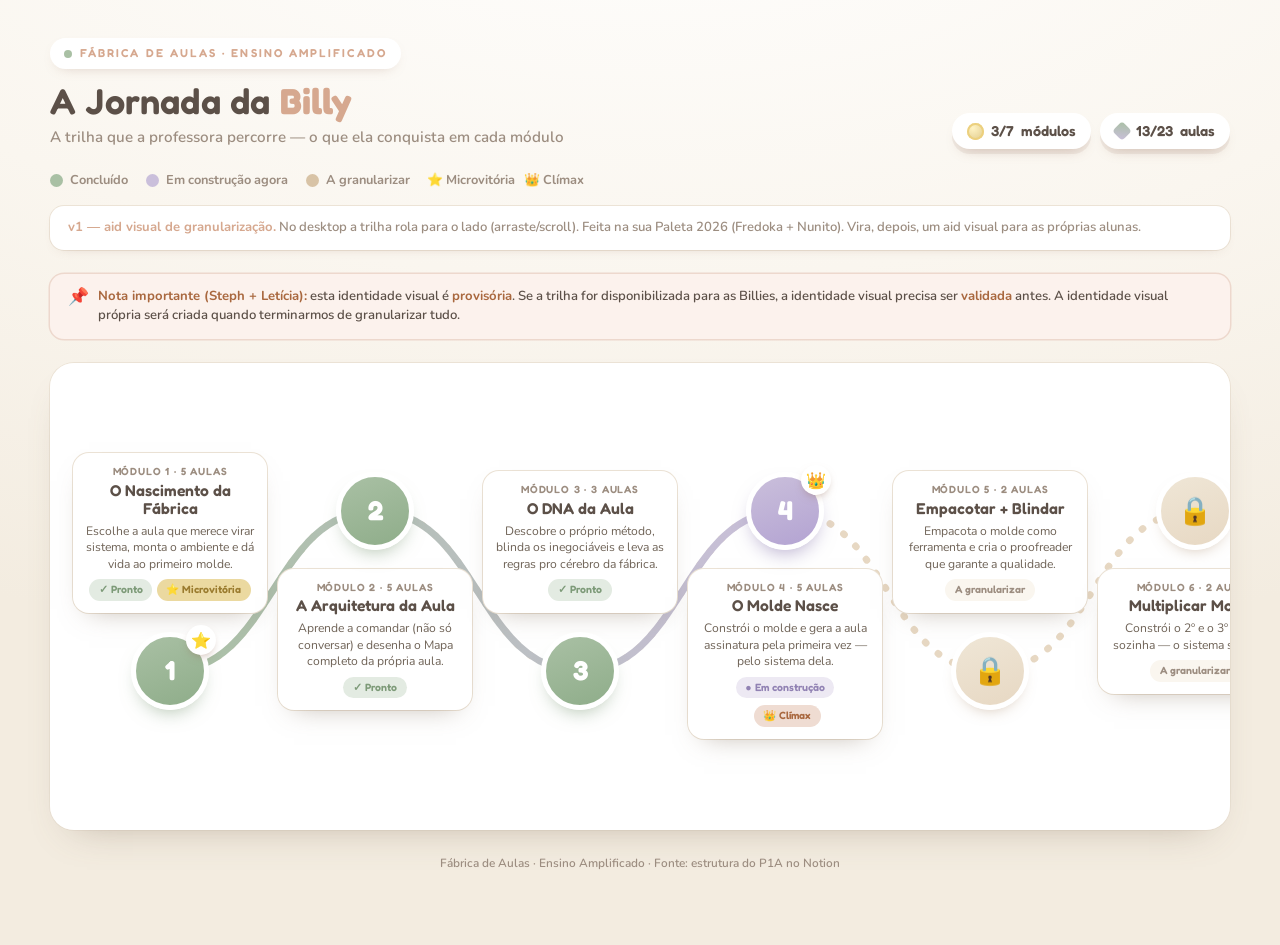
<file: trilha.html>
<!DOCTYPE html>
<html lang="pt-BR">
<head>
<meta charset="UTF-8">
<meta name="viewport" content="width=device-width, initial-scale=1.0">
<title>A Jornada da Billy — Fábrica de Aulas</title>
<link rel="preconnect" href="https://fonts.googleapis.com">
<link rel="preconnect" href="https://fonts.gstatic.com" crossorigin>
<link href="https://fonts.googleapis.com/css2?family=Fredoka:wght@400;500;600;700&family=Nunito:wght@400;500;600;700;800&display=swap" rel="stylesheet">
<style>
:root{
  --ivory:#FAF6EF; --sand:#E7D8C3; --sand-deep:#D8C3A6;
  --sage:#A9C0A4; --sage-deep:#7d9a78;
  --dusty:#A9C3D6; --lav:#CABFDB; --lav-deep:#9182b3;
  --peach:#F0C6AC; --blush:#E4BEBD; --clay:#D6A88F; --butter:#EBD9A0;
  --ink:#5C5048; --ink-soft:#9c8d80; --line:#ECE3D6;
}
*{box-sizing:border-box;margin:0;padding:0}
body{
  background:radial-gradient(130% 90% at 50% -20%, #fff 0%, var(--ivory) 55%, #f3ece0 100%);
  font-family:'Nunito',sans-serif;color:var(--ink);min-height:100vh;
  padding:38px 28px 72px;line-height:1.5;
}
.wrap{max-width:1180px;margin:0 auto}

/* ── HEADER ── */
.head{display:flex;justify-content:space-between;align-items:flex-end;gap:22px;flex-wrap:wrap;margin-bottom:22px}
.kicker{display:inline-flex;align-items:center;gap:8px;font-family:'Fredoka';font-weight:600;
  font-size:.72rem;letter-spacing:.18em;text-transform:uppercase;color:var(--clay);
  background:#fff;border-radius:999px;padding:7px 14px;margin-bottom:13px;
  box-shadow:0 5px 14px -8px rgba(150,110,90,.4)}
.kicker .dot{width:8px;height:8px;border-radius:50%;background:var(--sage)}
.title h1{font-family:'Fredoka';font-weight:600;font-size:2.25rem;line-height:1.05;letter-spacing:.2px}
.title h1 b{color:var(--clay);font-weight:700}
.title p{color:var(--ink-soft);font-weight:600;font-size:.95rem;margin-top:6px}

.hud{display:flex;gap:9px;flex-wrap:wrap}
.stat{display:flex;align-items:center;gap:7px;background:#fff;border-radius:999px;padding:7px 15px;
  font-family:'Fredoka';font-weight:600;font-size:.9rem;color:var(--ink);
  box-shadow:0 5px 0 rgba(150,110,90,.10),0 8px 14px -8px rgba(150,110,90,.4)}
.coin{width:17px;height:17px;border-radius:50%;
  background:radial-gradient(circle at 35% 30%,#fff3c4,var(--butter) 60%,#f0c860);box-shadow:0 0 0 2px #ecd07e inset}
.gem{width:14px;height:14px;border-radius:4px;transform:rotate(45deg);background:linear-gradient(140deg,var(--sage),var(--lav))}

/* ── LEGENDA / NOTA ── */
.legenda{display:flex;gap:1.1rem;flex-wrap:wrap;margin-bottom:1rem;font-size:.8rem;color:var(--ink-soft);font-weight:700}
.legenda span{display:inline-flex;align-items:center;gap:.45rem}
.ld{width:13px;height:13px;border-radius:50%}
.ld.done{background:var(--sage)} .ld.current{background:var(--lav)} .ld.locked{background:var(--sand-deep)}
.nota{font-size:.82rem;color:var(--ink-soft);font-weight:600;background:#fff;border-radius:14px;
  padding:.75rem 1.1rem;margin-bottom:1.5rem;box-shadow:0 5px 14px -10px rgba(150,110,90,.45),0 0 0 1px var(--line)}
.nota b{color:var(--clay)}
.nota-imp{display:flex;gap:.6rem;align-items:flex-start;font-size:.82rem;color:var(--ink);font-weight:600;
  background:color-mix(in srgb,var(--peach) 22%,#fff);border-radius:14px;padding:.8rem 1.1rem;margin-bottom:1.5rem;
  box-shadow:0 0 0 1.5px color-mix(in srgb,var(--clay) 45%,#fff)}
.nota-imp .pin{font-size:1.05rem;line-height:1.2}
.nota-imp b{color:#a9683f}

/* ── TRILHA DESKTOP (onda + níveis) ── */
.trilha-wrap{overflow-x:auto;-webkit-overflow-scrolling:touch;padding:.5rem 0 1.2rem;
  background:#fff;border-radius:24px;box-shadow:0 18px 38px -24px rgba(120,100,80,.45),0 0 0 1px var(--line)}
.trilha{position:relative;width:1480px;height:440px;margin:0 auto}
.trilha svg{position:absolute;inset:0;width:100%;height:100%;pointer-events:none}

.node{position:absolute;width:78px;height:78px;transform:translate(-50%,-50%);border-radius:50%;
  display:flex;align-items:center;justify-content:center;
  font-family:'Fredoka';font-weight:700;font-size:1.7rem;color:#fff;border:5px solid #fff;z-index:2}
.node.done{background:linear-gradient(160deg,var(--sage),#8fad8a);box-shadow:0 10px 20px -10px rgba(125,154,120,.7)}
.node.current{background:linear-gradient(160deg,var(--lav),#b3a3d2);box-shadow:0 10px 20px -8px rgba(145,130,179,.7);animation:pulse 1.9s infinite}
.node.locked{background:linear-gradient(160deg,#efe6d6,var(--sand));color:var(--ink-soft);box-shadow:0 8px 16px -10px rgba(150,110,70,.5)}
@keyframes pulse{0%,100%{box-shadow:0 10px 20px -8px rgba(145,130,179,.7),0 0 0 0 rgba(202,191,219,.55)}50%{box-shadow:0 10px 20px -8px rgba(145,130,179,.7),0 0 0 14px rgba(202,191,219,0)}}

.badge{position:absolute;top:-12px;right:-12px;width:30px;height:30px;border-radius:50%;background:#fff;
  display:flex;align-items:center;justify-content:center;font-size:1rem;
  box-shadow:0 4px 10px -4px rgba(150,110,90,.6);z-index:3}

.ncard{position:absolute;width:194px;transform:translateX(-50%);z-index:1;
  background:#fff;border-radius:16px;padding:.7rem .8rem .75rem;text-align:center;
  box-shadow:0 12px 26px -16px rgba(120,100,80,.5),0 0 0 1px var(--line)}
.ncard .mod{font-family:'Fredoka';font-weight:600;font-size:.65rem;letter-spacing:.08em;text-transform:uppercase;color:var(--ink-soft)}
.ncard .nome{font-family:'Fredoka';font-weight:600;font-size:.98rem;color:var(--ink);margin:.12rem 0 .3rem;line-height:1.15}
.ncard .conq{font-size:.76rem;color:#6f6357;line-height:1.35}
.ncard .pill{display:inline-flex;align-items:center;gap:.3rem;font-family:'Fredoka';font-weight:600;
  font-size:.66rem;padding:.18rem .6rem;border-radius:999px;margin-top:.45rem}
.pill.done{background:color-mix(in srgb,var(--sage) 32%,#fff);color:var(--sage-deep)}
.pill.current{background:color-mix(in srgb,var(--lav) 34%,#fff);color:var(--lav-deep)}
.pill.locked{background:var(--ivory);color:var(--ink-soft)}
.pill.marco{background:var(--butter);color:#9a7b2e;margin-left:.3rem}
.pill.marco.climax{background:color-mix(in srgb,var(--clay) 40%,#fff);color:#a9683f}

/* ── TRILHA MOBILE (vertical) ── */
.trilha-mobile{display:none}
.tm-item{position:relative;padding:0 0 1.5rem 3.6rem}
.tm-item::before{content:"";position:absolute;left:25px;top:10px;bottom:-6px;width:3px;background:var(--sand-deep);opacity:.6}
.tm-item.done::before{background:var(--sage)}
.tm-item:last-child::before{display:none}
.tm-node{position:absolute;left:0;top:0;width:52px;height:52px;border-radius:50%;
  display:flex;align-items:center;justify-content:center;font-family:'Fredoka';font-weight:700;font-size:1.15rem;
  color:#fff;border:4px solid #fff}
.tm-node.done{background:linear-gradient(160deg,var(--sage),#8fad8a)}
.tm-node.current{background:linear-gradient(160deg,var(--lav),#b3a3d2)}
.tm-node.locked{background:linear-gradient(160deg,#efe6d6,var(--sand));color:var(--ink-soft)}
.tm-badge{position:absolute;left:38px;top:-8px;width:26px;height:26px;border-radius:50%;background:#fff;
  display:flex;align-items:center;justify-content:center;font-size:.9rem;box-shadow:0 3px 8px -3px rgba(150,110,90,.6)}
.tm-body{background:#fff;border-radius:14px;padding:.8rem .95rem;
  box-shadow:0 12px 26px -18px rgba(120,100,80,.5),0 0 0 1px var(--line)}
.tm-mod{font-family:'Fredoka';font-weight:600;font-size:.64rem;letter-spacing:.08em;text-transform:uppercase;color:var(--ink-soft)}
.tm-nome{font-family:'Fredoka';font-weight:600;font-size:1.1rem;margin:.1rem 0 .3rem}
.tm-conq{font-size:.85rem;color:#6f6357}
.tm-meta{display:flex;gap:.4rem;flex-wrap:wrap;margin-top:.5rem}

.footer{text-align:center;padding:1.6rem 1rem 0;font-size:.74rem;color:var(--ink-soft);font-weight:600}

@media(max-width:760px){
  body{padding:26px 16px 50px}
  .title h1{font-size:1.65rem}
  .trilha-wrap{display:none}
  .trilha-mobile{display:block}
}
</style>
</head>
<body>
<div class="wrap">

  <div class="head">
    <div class="title">
      <div class="kicker"><span class="dot"></span> Fábrica de Aulas · Ensino Amplificado</div>
      <h1>A Jornada da <b>Billy</b></h1>
      <p>A trilha que a professora percorre — o que ela conquista em cada módulo</p>
    </div>
    <div class="hud">
      <div class="stat"><span class="coin"></span> <span id="hud-mod">—</span> módulos</div>
      <div class="stat"><span class="gem"></span> <span id="hud-aulas">—</span> aulas</div>
    </div>
  </div>

  <div class="legenda">
    <span><i class="ld done"></i> Concluído</span>
    <span><i class="ld current"></i> Em construção agora</span>
    <span><i class="ld locked"></i> A granularizar</span>
    <span>⭐ Microvitória &nbsp; 👑 Clímax</span>
  </div>

  <div class="nota">
    <b>v1 — aid visual de granularização.</b> No desktop a trilha rola para o lado (arraste/scroll).
    Feita na sua Paleta 2026 (Fredoka + Nunito). Vira, depois, um aid visual para as próprias alunas.
  </div>

  <div class="nota-imp">
    <span class="pin">📌</span>
    <div><b>Nota importante (Steph + Letícia):</b> esta identidade visual é <b>provisória</b>.
    Se a trilha for disponibilizada para as Billies, a identidade visual precisa ser <b>validada</b> antes.
    A identidade visual própria será criada quando terminarmos de granularizar tudo.</div>
  </div>

  <div class="trilha-wrap">
    <div class="trilha" id="trilha"><svg id="onda" viewBox="0 0 1480 440" preserveAspectRatio="none"></svg></div>
  </div>

  <div class="trilha-mobile" id="trilha-mobile"></div>

  <div class="footer">Fábrica de Aulas · Ensino Amplificado · Fonte: estrutura do P1A no Notion</div>
</div>

<script>
const MILESTONES = [
  { mod:"Módulo 1", rotulo:"1", nome:"O Nascimento da Fábrica", aulas:5, estado:"done", marco:"micro",
    conq:"Escolhe a aula que merece virar sistema, monta o ambiente e dá vida ao primeiro molde." },
  { mod:"Módulo 2", rotulo:"2", nome:"A Arquitetura da Aula", aulas:5, estado:"done", marco:null,
    conq:"Aprende a comandar (não só conversar) e desenha o Mapa completo da própria aula." },
  { mod:"Módulo 3", rotulo:"3", nome:"O DNA da Aula", aulas:3, estado:"done", marco:null,
    conq:"Descobre o próprio método, blinda os inegociáveis e leva as regras pro cérebro da fábrica." },
  { mod:"Módulo 4", rotulo:"4", nome:"O Molde Nasce", aulas:5, estado:"current", marco:"climax",
    conq:"Constrói o molde e gera a aula assinatura pela primeira vez — pelo sistema dela." },
  { mod:"Módulo 5", rotulo:"5", nome:"Empacotar + Blindar", aulas:2, estado:"locked", marco:null,
    conq:"Empacota o molde como ferramenta e cria o proofreader que garante a qualidade." },
  { mod:"Módulo 6", rotulo:"6", nome:"Multiplicar Moldes", aulas:2, estado:"locked", marco:null,
    conq:"Constrói o 2º e o 3º molde sozinha — o sistema se repete." },
  { mod:"Aula Final", rotulo:"🏁", nome:"Nova Identidade", aulas:1, estado:"locked", marco:null,
    conq:"De professora que improvisa com IA a professora que opera um sistema próprio." }
];
const MARCO_ICON = { micro:"⭐", climax:"👑" };
const MARCO_LBL  = { micro:"⭐ Microvitória", climax:"👑 Clímax" };
const STATUS_LBL = { done:"✓ Pronto", current:"● Em construção", locked:"A granularizar" };

// ── Desktop: onda + níveis ──
(function(){
  const x0=120, passo=205, yDown=300, yUp=140, H=440;
  const pts = MILESTONES.map((m,i)=>({ x:x0+i*passo, y:(i%2===0)?yDown:yUp }));
  function smooth(p){
    let d=`M ${p[0].x} ${p[0].y}`;
    for(let i=0;i<p.length-1;i++){const a=p[i],b=p[i+1],mx=(a.x+b.x)/2;d+=` C ${mx} ${a.y}, ${mx} ${b.y}, ${b.x} ${b.y}`;}
    return d;
  }
  const lastDone = MILESTONES.map(m=>m.estado).lastIndexOf("done");
  document.getElementById("onda").innerHTML = `
    <defs><linearGradient id="g" x1="0" y1="0" x2="1" y2="0">
      <stop offset="0%" stop-color="#A9C0A4"/><stop offset="100%" stop-color="#CABFDB"/>
    </linearGradient></defs>
    <path d="${smooth(pts)}" fill="none" stroke="#E7D8C3" stroke-width="7" stroke-dasharray="1 16" stroke-linecap="round"/>
    <path d="${smooth(pts.slice(0,lastDone+2))}" fill="none" stroke="url(#g)" stroke-width="7" stroke-linecap="round"/>`;

  const trilha=document.getElementById("trilha");
  MILESTONES.forEach((m,i)=>{
    const p=pts[i], up=(i%2!==0);
    const node=document.createElement("div");
    node.className="node "+m.estado;
    node.style.left=p.x+"px"; node.style.top=p.y+"px";
    node.innerHTML = (m.estado==="locked" && m.rotulo!=="🏁" ? "🔒" : m.rotulo)
      + (m.marco?`<span class="badge">${MARCO_ICON[m.marco]}</span>`:"");
    trilha.appendChild(node);

    const card=document.createElement("div");
    card.className="ncard";
    card.style.left=p.x+"px";
    if(up){ card.style.top=(p.y+58)+"px"; }     // nó em cima → card abaixo, 58px de folga
    else  { card.style.bottom=(H-(p.y-58))+"px"; } // nó embaixo → card cresce pra cima, 58px de folga
    card.innerHTML=`
      <div class="mod">${m.mod} · ${m.aulas} aulas</div>
      <div class="nome">${m.nome}</div>
      <div class="conq">${m.conq}</div>
      <div><span class="pill ${m.estado}">${STATUS_LBL[m.estado]}</span>${m.marco?`<span class="pill marco ${m.marco}">${MARCO_LBL[m.marco]}</span>`:""}</div>`;
    trilha.appendChild(card);
  });
})();

// ── Mobile: timeline vertical ──
(function(){
  document.getElementById("trilha-mobile").innerHTML = MILESTONES.map(m=>`
    <div class="tm-item ${m.estado}">
      <div class="tm-node ${m.estado}">${m.estado==="locked"&&m.rotulo!=="🏁"?"🔒":m.rotulo}</div>
      ${m.marco?`<span class="tm-badge">${MARCO_ICON[m.marco]}</span>`:""}
      <div class="tm-body">
        <div class="tm-mod">${m.mod} · ${m.aulas} aulas</div>
        <div class="tm-nome">${m.nome}</div>
        <div class="tm-conq">${m.conq}</div>
        <div class="tm-meta"><span class="pill ${m.estado}">${STATUS_LBL[m.estado]}</span>${m.marco?`<span class="pill marco ${m.marco}">${MARCO_LBL[m.marco]}</span>`:""}</div>
      </div>
    </div>`).join("");
})();

// ── HUD ──
(function(){
  const done=MILESTONES.filter(m=>m.estado==="done").length;
  const aulasFeitas=MILESTONES.filter(m=>m.estado==="done").reduce((s,m)=>s+m.aulas,0);
  const aulasTot=MILESTONES.reduce((s,m)=>s+m.aulas,0);
  document.getElementById("hud-mod").textContent=`${done}/${MILESTONES.length}`;
  document.getElementById("hud-aulas").textContent=`${aulasFeitas}/${aulasTot}`;
})();
</script>
</body>
</html>
</file>
<file: fontes.css>
/* Fontes locais (Fredoka, Manrope, Nunito) - geradas 10/06/2026 pela Leticia */
@font-face{font-family:'Fredoka';font-style:normal;font-weight:400;font-display:swap;src:url('fontes/fredoka-normal-400.woff2') format('woff2');}
@font-face{font-family:'Fredoka';font-style:normal;font-weight:500;font-display:swap;src:url('fontes/fredoka-normal-500.woff2') format('woff2');}
@font-face{font-family:'Fredoka';font-style:normal;font-weight:600;font-display:swap;src:url('fontes/fredoka-normal-600.woff2') format('woff2');}
@font-face{font-family:'Fredoka';font-style:normal;font-weight:700;font-display:swap;src:url('fontes/fredoka-normal-700.woff2') format('woff2');}
@font-face{font-family:'Manrope';font-style:normal;font-weight:600;font-display:swap;src:url('fontes/manrope-normal-600.woff2') format('woff2');}
@font-face{font-family:'Manrope';font-style:normal;font-weight:700;font-display:swap;src:url('fontes/manrope-normal-700.woff2') format('woff2');}
@font-face{font-family:'Manrope';font-style:normal;font-weight:800;font-display:swap;src:url('fontes/manrope-normal-800.woff2') format('woff2');}
@font-face{font-family:'Nunito';font-style:italic;font-weight:400;font-display:swap;src:url('fontes/nunito-italic-400.woff2') format('woff2');}
@font-face{font-family:'Nunito';font-style:normal;font-weight:400;font-display:swap;src:url('fontes/nunito-normal-400.woff2') format('woff2');}
@font-face{font-family:'Nunito';font-style:normal;font-weight:500;font-display:swap;src:url('fontes/nunito-normal-500.woff2') format('woff2');}
@font-face{font-family:'Nunito';font-style:normal;font-weight:600;font-display:swap;src:url('fontes/nunito-normal-600.woff2') format('woff2');}
@font-face{font-family:'Nunito';font-style:normal;font-weight:700;font-display:swap;src:url('fontes/nunito-normal-700.woff2') format('woff2');}
@font-face{font-family:'Nunito';font-style:normal;font-weight:800;font-display:swap;src:url('fontes/nunito-normal-800.woff2') format('woff2');}
</file>
